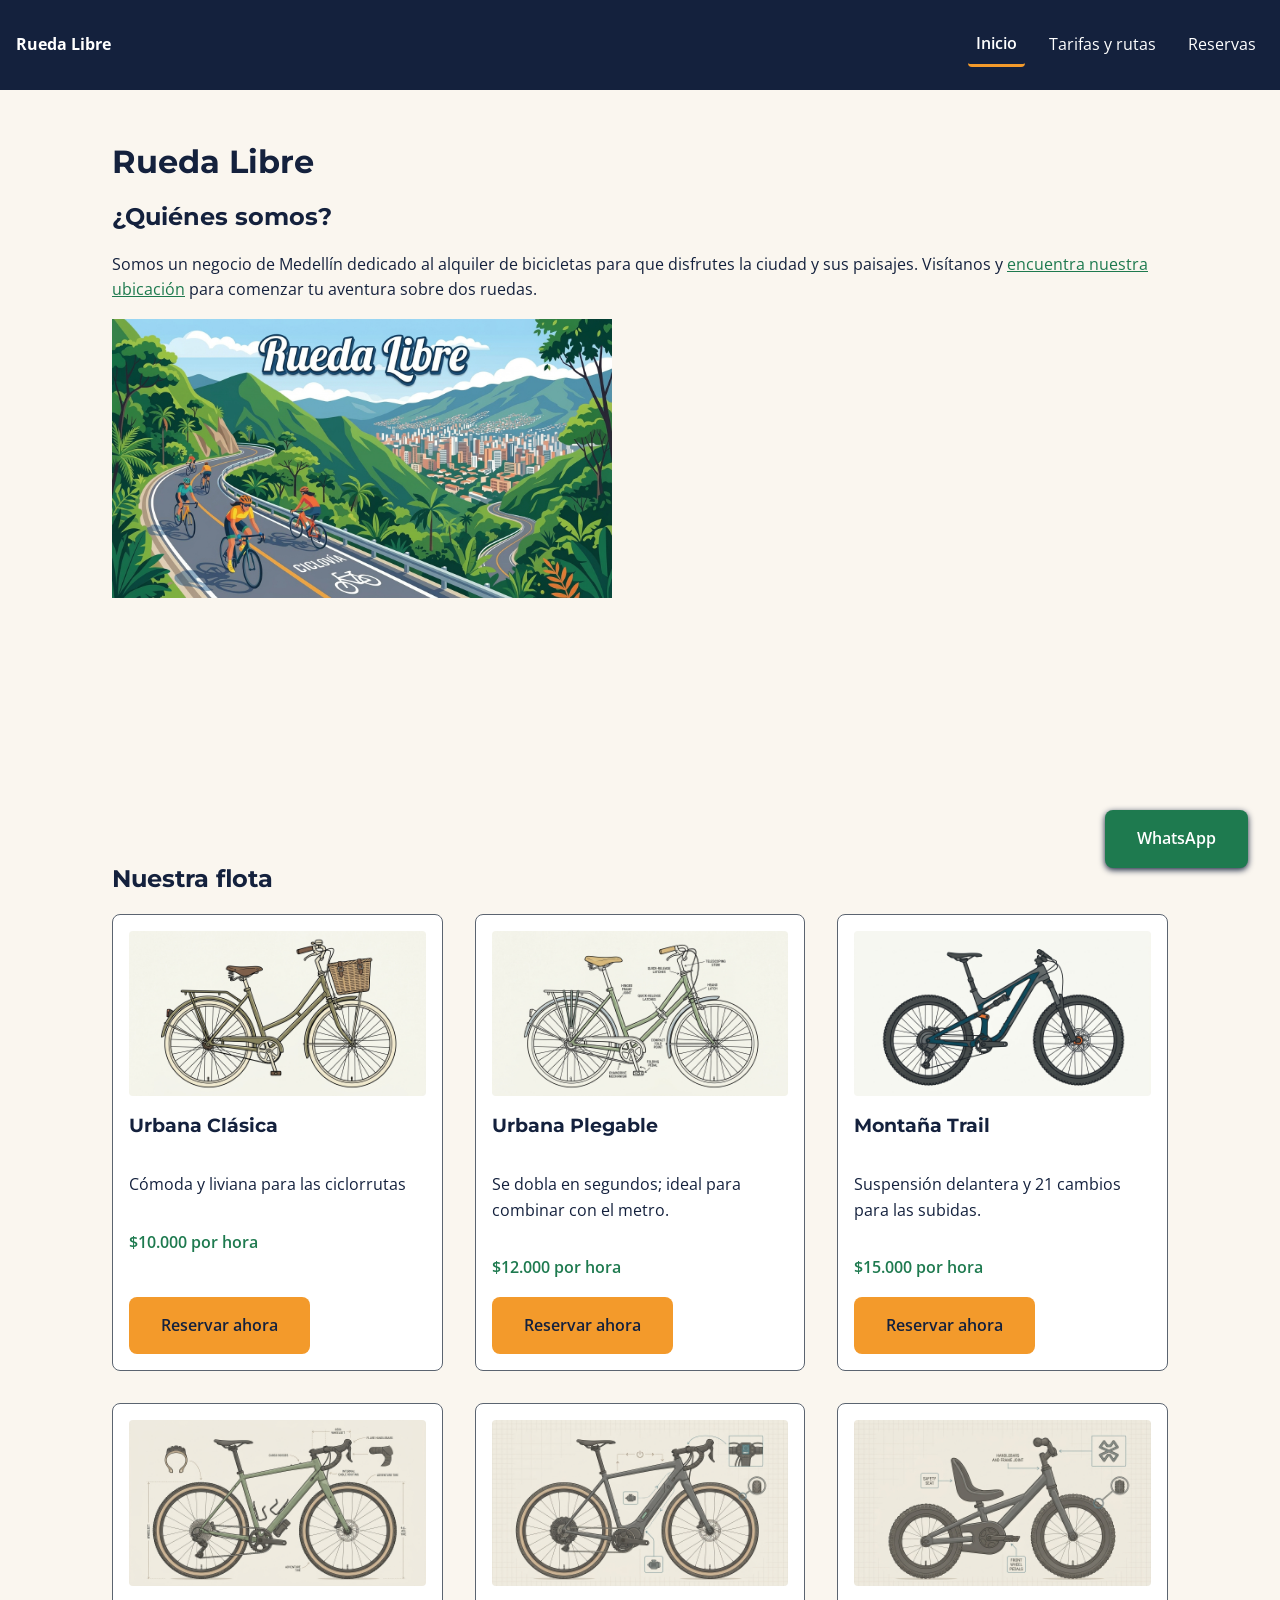
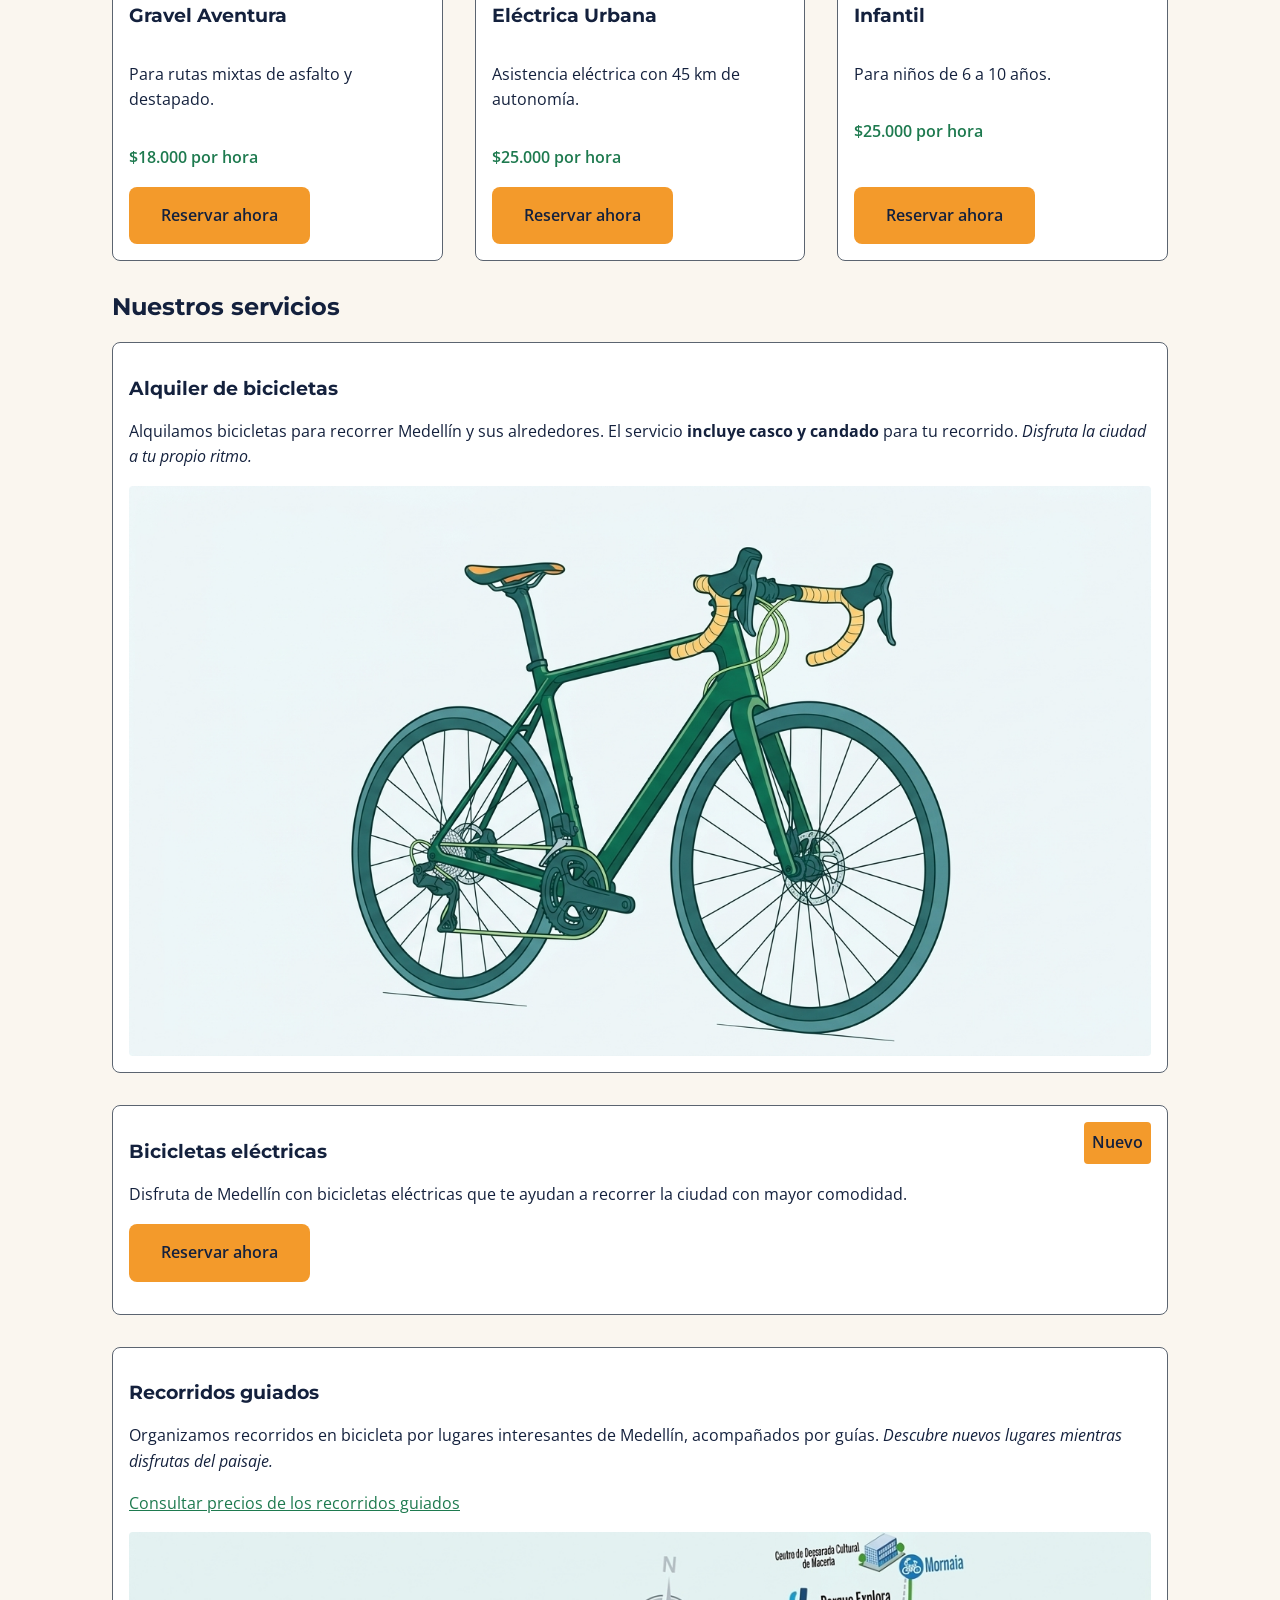
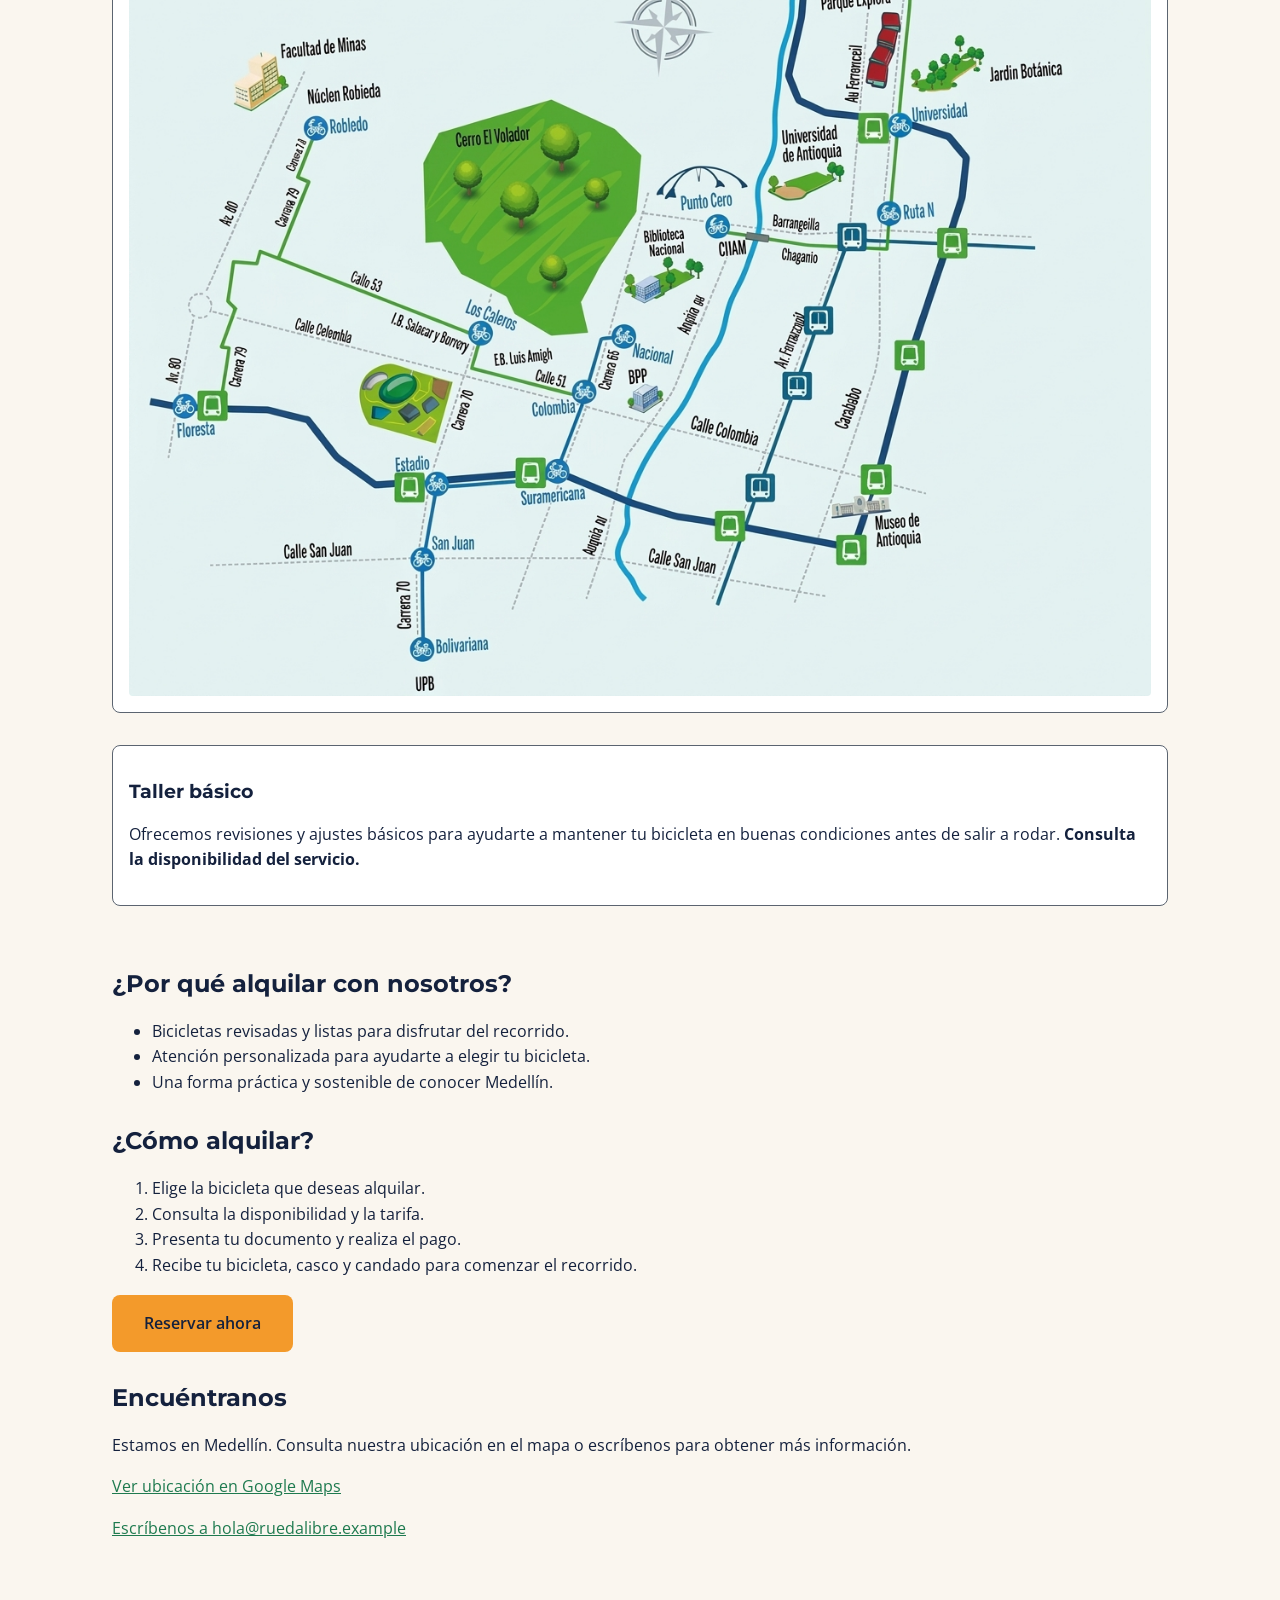
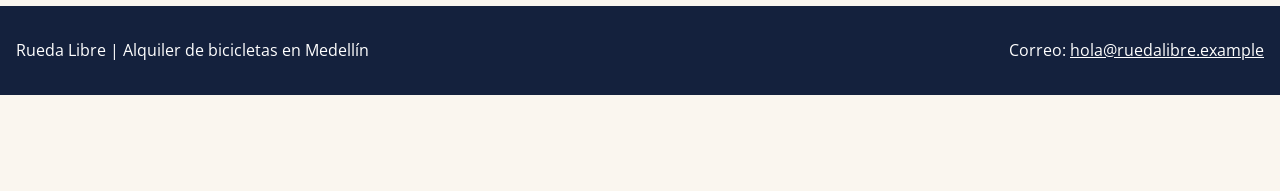
<file: index.html>
<!DOCTYPE html>
<html lang="es">
<head>
    <meta charset="UTF-8">
    <meta name="viewport" content="width=device-width, initial-scale=1.0">
    <meta name="description" content="Rueda Libre ofrece alquiler de bicicletas, recorridos guiados y taller básico en Medellín.">
    <title>Rueda Libre | Alquiler de bicicletas en Medellín</title>

    <link rel="preconnect" href="https://fonts.googleapis.com">
    <link rel="preconnect" href="https://fonts.gstatic.com" crossorigin>
    <link href="https://fonts.googleapis.com/css2?family=Montserrat:wght@700&family=Open+Sans:wght@400;600&display=swap" rel="stylesheet">
    <link rel="stylesheet" href="css/styles.css">
</head>
<body>

    <header>
        <p><strong>Rueda Libre</strong></p>
        <nav aria-label="Navegación principal">
            <ul id="menu">
                <li><a href="index.html" class="activo" aria-current="page">Inicio</a></li>
                <li><a href="paginas/tarifas.html">Tarifas y rutas</a></li>
                <li><a href="paginas/reservas.html">Reservas</a></li>
            </ul>
        </nav>
    </header>

    <main>
        <h1>Rueda Libre</h1>

        <section class="portada">
            <h2>¿Quiénes somos?</h2>
            <p>Somos un negocio de Medellín dedicado al alquiler de bicicletas para que disfrutes la ciudad y sus paisajes. Visítanos y <a href="#encuentran">encuentra nuestra ubicación</a> para comenzar tu aventura sobre dos ruedas.</p>

            <img src="img/portada.jpg"
                 alt="Paisaje de Medellín para presentar Rueda Libre"
                 width="500">
        </section>

        <section>
            <h2>Nuestra flota</h2>

            <div class="cuadricula-flota">

                <article class="tarjeta-bicicleta">
                    <img src="img/urbana-classica.jpg" alt="Bicicleta urbana clásica">
                    <h3>Urbana Clásica</h3>
                    <p>Cómoda y liviana para las ciclorrutas</p>
                    <p class="precio">$10.000 por hora</p>
                    <a class="btn-cta" href="paginas/reservas.html">Reservar ahora</a>
                </article>

                <article class="tarjeta-bicicleta">
                    <img src="img/urbana-plegable.jpg" alt="Bicicleta urbana plegable">
                    <h3>Urbana Plegable</h3>
                    <p>Se dobla en segundos; ideal para combinar con el metro.</p>
                    <p class="precio">$12.000 por hora</p>
                    <a class="btn-cta" href="paginas/reservas.html">Reservar ahora</a>
                </article>

                <article class="tarjeta-bicicleta">
                    <img src="img/montana-trail.jpg" alt="Bicicleta de montaña trail">
                    <h3>Montaña Trail</h3>
                    <p>Suspensión delantera y 21 cambios para las subidas.</p>
                    <p class="precio">$15.000 por hora</p>
                    <a class="btn-cta" href="paginas/reservas.html">Reservar ahora</a>
                </article>

                <article class="tarjeta-bicicleta">
                    <img src="img/gravel-aventura.jpg" alt="Bicicleta de gravel aventura">
                    <h3>Gravel Aventura</h3>
                    <p>Para rutas mixtas de asfalto y destapado.</p>
                    <p class="precio">$18.000 por hora</p>
                    <a class="btn-cta" href="paginas/reservas.html">Reservar ahora</a>
                </article>

                <article class="tarjeta-bicicleta">
                    <img src="img/electrica-urbana.jpg" alt="Bicicleta eléctrica urbana">
                    <h3>Eléctrica Urbana</h3>
                    <p>Asistencia eléctrica con 45 km de autonomía.</p>
                    <p class="precio">$25.000 por hora</p>
                    <a class="btn-cta" href="paginas/reservas.html">Reservar ahora</a>
                </article>

                <article class="tarjeta-bicicleta">
                    <img src="img/infantil.jpg" alt="Bicicleta infantil">
                    <h3>Infantil</h3>
                    <p>Para niños de 6 a 10 años.</p>
                    <p class="precio">$25.000 por hora</p>
                    <a class="btn-cta" href="paginas/reservas.html">Reservar ahora</a>
                </article>
            </div>
        </section>
        
        <section>
            <h2>Nuestros servicios</h2>

            <article class="tarjeta-servicio">
                <h3>Alquiler de bicicletas</h3>
                <p>Alquilamos bicicletas para recorrer Medellín y sus alrededores. El servicio <strong>incluye casco y candado</strong> para tu recorrido. <em>Disfruta la ciudad a tu propio ritmo.</em></p>

                <img src="img/bicicleta.jpg"
                     alt="Bicicleta disponible para alquilar"
                     width="400">
            </article>

            <article class="tarjeta-servicio">
                <span class="etiqueta-nuevo">Nuevo</span>

                <h3>Bicicletas eléctricas</h3>

                <p>Disfruta de Medellín con bicicletas eléctricas que te ayudan a recorrer la ciudad con mayor comodidad.</p>

                <p><a href="paginas/reservas.html" class="btn-cta">Reservar ahora</a></p>
            </article>

            <article class="tarjeta-servicio">
                <h3>Recorridos guiados</h3>
                <p>Organizamos recorridos en bicicleta por lugares interesantes de Medellín, acompañados por guías. <em>Descubre nuevos lugares mientras disfrutas del paisaje.</em></p>

                <p><a href="paginas/tarifas.html#recorridos">Consultar precios de los recorridos guiados</a></p>

                <img src="img/ruta.jpg"
                     alt="Ciclistas recorriendo una ruta rodeada de naturaleza"
                     width="400">
            </article>

            <article class="tarjeta-servicio">
                <h3>Taller básico</h3>
                <p>Ofrecemos revisiones y ajustes básicos para ayudarte a mantener tu bicicleta en buenas condiciones antes de salir a rodar. <strong>Consulta la disponibilidad del servicio.</strong></p>
            </article>
        </section>

        <section>
            <h2>¿Por qué alquilar con nosotros?</h2>
            <ul>
                <li>Bicicletas revisadas y listas para disfrutar del recorrido.</li>
                <li>Atención personalizada para ayudarte a elegir tu bicicleta.</li>
                <li>Una forma práctica y sostenible de conocer Medellín.</li>
            </ul>
        </section>

        <section>
            <h2>¿Cómo alquilar?</h2>
            <ol>
                <li>Elige la bicicleta que deseas alquilar.</li>
                <li>Consulta la disponibilidad y la tarifa.</li>
                <li>Presenta tu documento y realiza el pago.</li>
                <li>Recibe tu bicicleta, casco y candado para comenzar el recorrido.</li>
            </ol>
            <p><a href="paginas/reservas.html" class="btn-cta">Reservar ahora</a></p>
        </section>

        <section>
            <h2 id="encuentran">Encuéntranos</h2>
            <p>Estamos en Medellín. Consulta nuestra ubicación en el mapa o escríbenos para obtener más información.</p>

            <p>
                <a href="https://www.google.com/maps/search/?api=1&amp;query=Medellin%2C+Colombia"
                   target="_blank"
                   rel="noopener noreferrer">Ver ubicación en Google Maps</a>
            </p>

            <p><a href="mailto:hola@ruedalibre.example">Escríbenos a hola@ruedalibre.example</a></p>
        </section>
    </main>

    <footer>
        <p>Rueda Libre | Alquiler de bicicletas en Medellín</p>
        <p>Correo: <a href="mailto:hola@ruedalibre.example">hola@ruedalibre.example</a></p>
    </footer>

    <a
    class="whatsapp-fijo"
    href="https://wa.me/573000000000"
    target="_blank"
    rel="noopener noreferrer"
    aria-label="Contactar por WhatsApp, se abre en otra pestaña">
    WhatsApp
    </a>
    
</body>
</html>
</file>
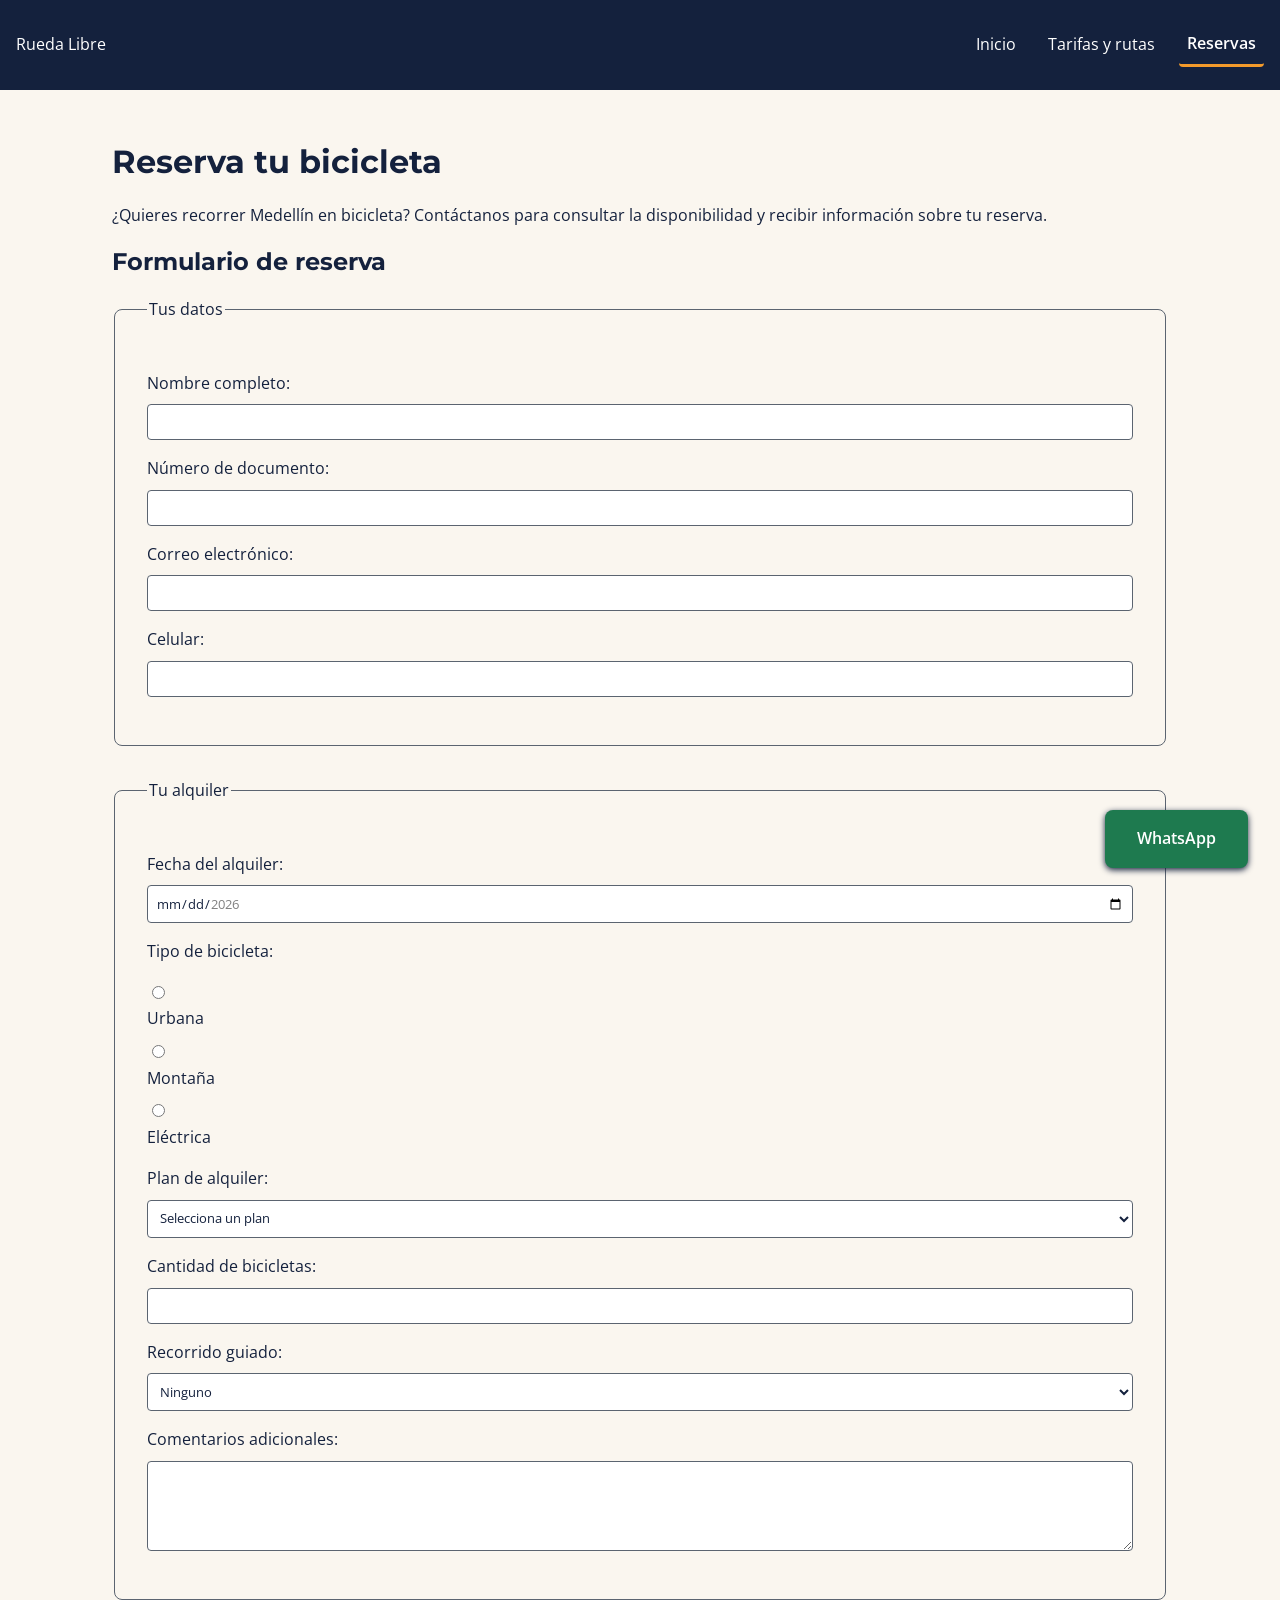
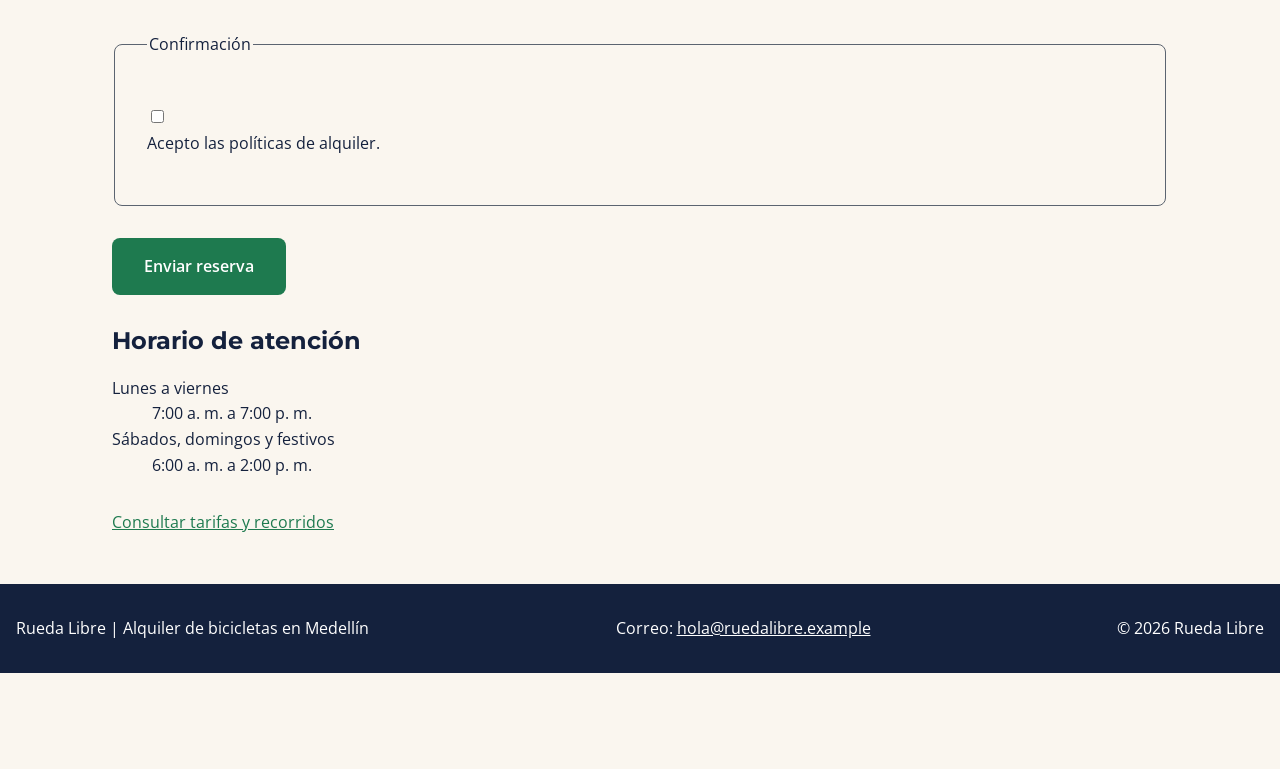
<file: paginas/reservas.html>
<!DOCTYPE html>
<html lang="es">
<head>
    <meta charset="UTF-8">
    <meta name="viewport" content="width=device-width, initial-scale=1.0">
    <meta name="description" content="Consulta cómo reservar tu bicicleta con Rueda Libre en Medellín y conoce nuestros horarios de atención.">
    <title>Reservas | Rueda Libre</title>

    
    <link rel="preconnect" href="https://fonts.googleapis.com">
    <link rel="preconnect" href="https://fonts.gstatic.com" crossorigin>
    <link href="https://fonts.googleapis.com/css2?family=Montserrat:wght@700&family=Open+Sans:wght@400;600&display=swap" rel="stylesheet">
    <link rel="stylesheet" href="../css/styles.css">
</head>

<body>

    <header>
        <p>Rueda Libre</p>

        <nav aria-label="Navegación principal">
            <ul id="menu">
                <li><a href="../index.html">Inicio</a></li>
                <li><a href="tarifas.html" >Tarifas y rutas</a></li>
                <li><a href="reservas.html" class="activo" aria-current="page">Reservas</a></li>
            </ul>
        </nav>
    </header>

    <main>
        <h1>Reserva tu bicicleta</h1>

        <p>¿Quieres recorrer Medellín en bicicleta? Contáctanos para consultar la disponibilidad y recibir información sobre tu reserva.</p>

        <section>
            <h2>Formulario de reserva</h2>

        <form action="reservas.html" method="post">

            <fieldset>
                <legend>Tus datos</legend>

                <p>
                    <label for="nombre">Nombre completo:</label>
                    <input type="text" id="nombre" name="nombre"
                        minlength="3" required>
                </p>

                <p>
                    <label for="documento">Número de documento:</label>
                    <input type="text" id="documento" name="documento"
                        pattern="[0-9]{6,10}"
                        title="Ingresa entre 6 y 10 números, sin puntos ni espacios."
                        required>
                </p>

                <p>
                    <label for="correo">Correo electrónico:</label>
                    <input type="email" id="correo" name="correo"
                        required>
                </p>

                <p>
                    <label for="celular">Celular:</label>
                    <input type="tel" id="celular" name="celular"
                        pattern="3[0-9]{9}"
                        title="Ingresa 10 dígitos y comienza por 3. Ejemplo: 3001234567."
                        required>
                </p>
            </fieldset>

            <fieldset>
                <legend>Tu alquiler</legend>

                <p>
                    <label for="fecha">Fecha del alquiler:</label>
                    <input type="date" id="fecha" name="fecha"
                        min="2026-11-01"
                        max="2026-12-31"
                        required>
                </p>

                <p>Tipo de bicicleta:</p>

                <input type="radio" id="urbana" name="bicicleta"
                    value="urbana" required>
                <label for="urbana">Urbana</label>

                <input type="radio" id="montana" name="bicicleta"
                    value="montana">
                <label for="montana">Montaña</label>

                <input type="radio" id="electrica" name="bicicleta"
                    value="electrica">
                <label for="electrica">Eléctrica</label>

                <p>
                    <label for="plan">Plan de alquiler:</label>
                    <select id="plan" name="plan" required>
                        <option value="">Selecciona un plan</option>
                        <option value="1_hora">1 hora</option>
                        <option value="medio_dia">Medio día (4 horas)</option>
                        <option value="dia_completo">Día completo</option>
                    </select>
                </p>

                <p>
                    <label for="cantidad">Cantidad de bicicletas:</label>
                    <input type="number" id="cantidad" name="cantidad"
                        min="1" max="6" step="1" required>
                </p>

                <p>
                    <label for="recorrido">Recorrido guiado:</label>
                    <select id="recorrido" name="recorrido" required>
                        <option value="ninguno">Ninguno</option>
                        <option value="rio_parques">Río y Parques</option>
                        <option value="sabores_barrio">Sabores de Barrio</option>
                        <option value="reto_palmas">Reto Las Palmas</option>
                    </select>
                </p>

                <p>
                    <label for="comentarios">Comentarios adicionales:</label>
                    <textarea id="comentarios" name="comentarios"
                            rows="4" cols="40"
                            maxlength="300"></textarea>
                </p>
            </fieldset>

            <fieldset>
                <legend>Confirmación</legend>

                <p>
                    <input type="checkbox" id="politicas"
                        name="politicas" value="aceptadas" required>
                    <label for="politicas">
                        Acepto las políticas de alquiler.
                    </label>
                </p>
            </fieldset>

            <button type="submit">Enviar reserva</button>

</form>

        </section>

        <section>
            <h2>Horario de atención</h2>

            <dl>
                <dt>Lunes a viernes</dt>
                <dd>7:00 a. m. a 7:00 p. m.</dd>

                <dt>Sábados, domingos y festivos</dt>
                <dd>6:00 a. m. a 2:00 p. m.</dd>
            </dl>
        </section>

        <p><a href="tarifas.html">Consultar tarifas y recorridos</a></p>
    </main>

    <footer>
        <p>Rueda Libre | Alquiler de bicicletas en Medellín</p>
        <p>Correo: <a href="mailto:hola@ruedalibre.example">hola@ruedalibre.example</a></p>
        <p>© 2026 Rueda Libre</p>
    </footer>

    <a
    class="whatsapp-fijo"
    href="https://wa.me/573000000000"
    target="_blank"
    rel="noopener noreferrer"
    aria-label="Contactar por WhatsApp, se abre en otra pestaña">
    WhatsApp
    </a>
    
</body>
</html>
</file>
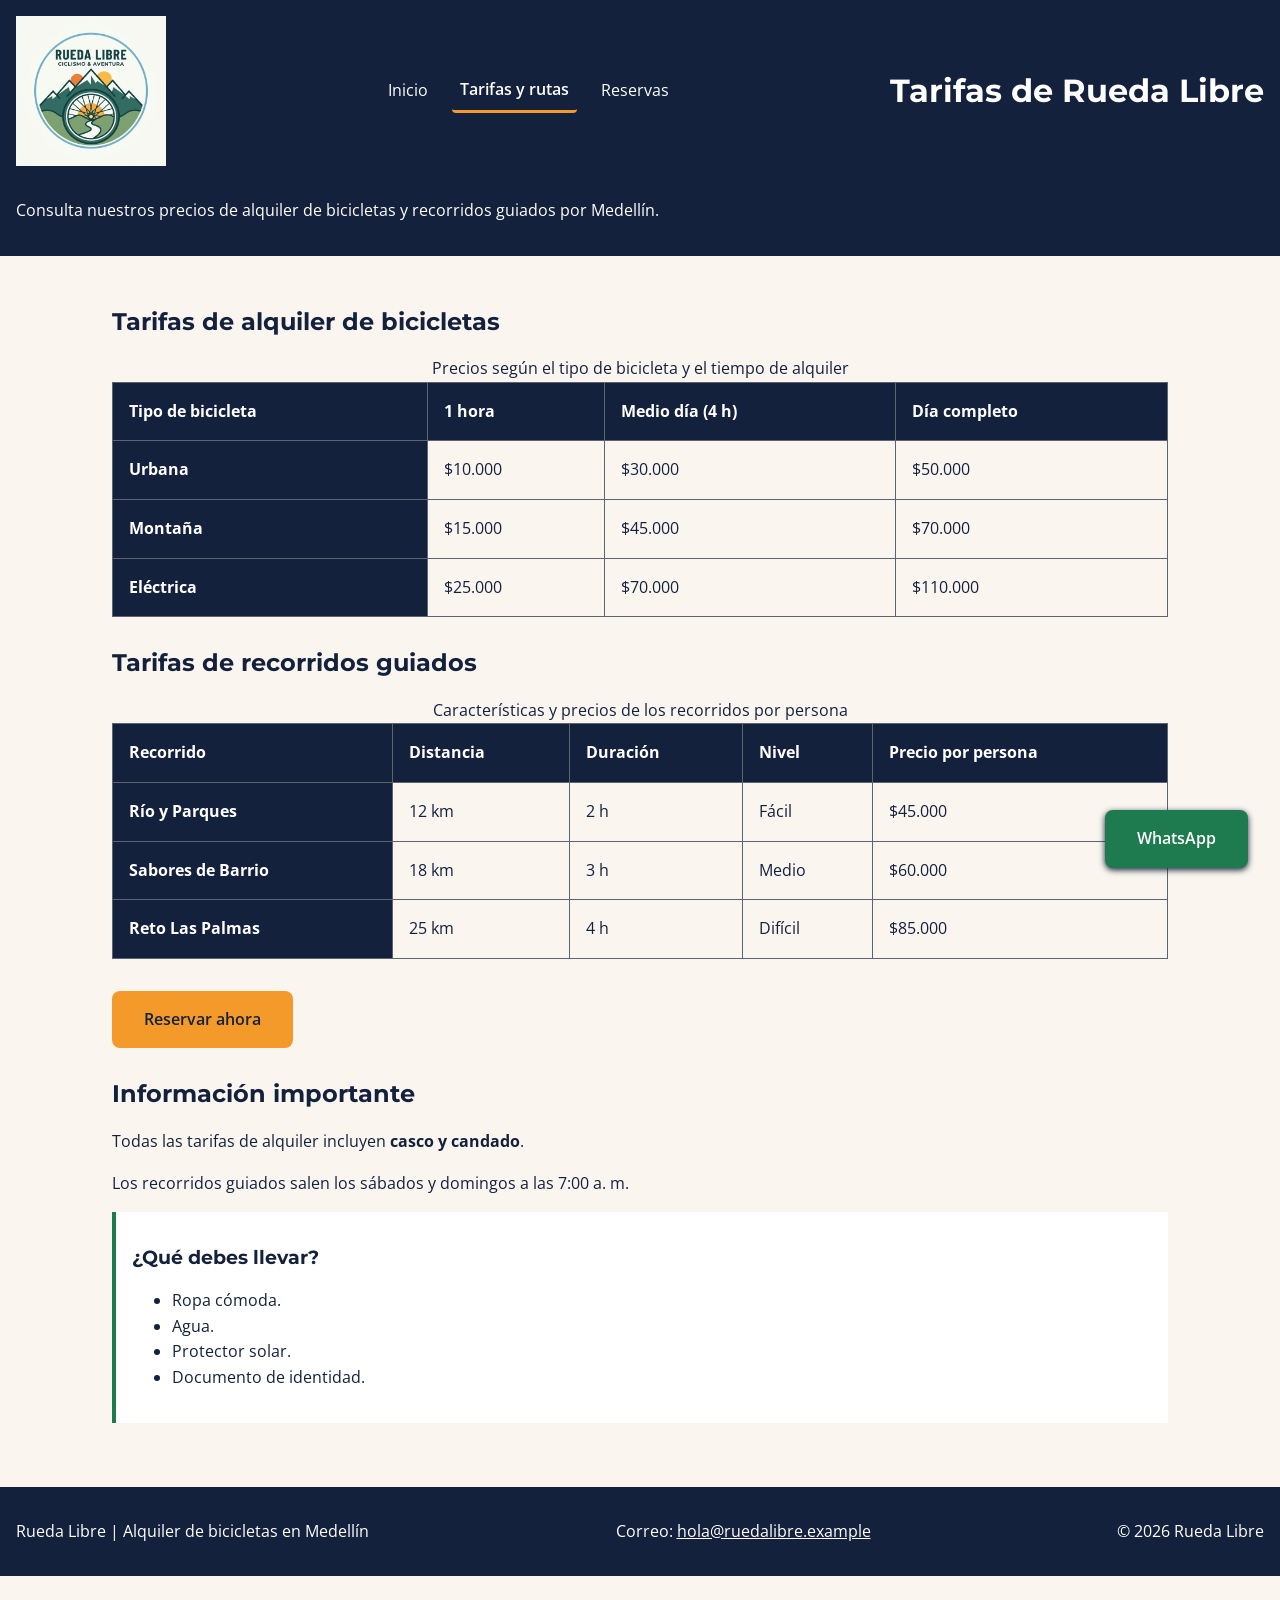
<file: paginas/tarifas.html>
<!DOCTYPE html>
<html lang="es">
<head>
    <meta charset="UTF-8">
    <meta name="viewport" content="width=device-width, initial-scale=1.0">
    <meta name="description" content="Consulta las tarifas de alquiler de bicicletas y recorridos guiados de Rueda Libre en Medellín.">
    <title>Tarifas y rutas | Rueda Libre</title>

    
    <link rel="preconnect" href="https://fonts.googleapis.com">
    <link rel="preconnect" href="https://fonts.gstatic.com" crossorigin>
    <link href="https://fonts.googleapis.com/css2?family=Montserrat:wght@700&family=Open+Sans:wght@400;600&display=swap" rel="stylesheet">
    <link rel="stylesheet" href="../css/styles.css">
</head>

<body>

    <header>
        <img src="../img/logo.jpg"
             alt="Logo de Rueda Libre"
             width="150">

        <nav aria-label="Navegación principal">
            <ul id="menu">
                <li><a href="../index.html">Inicio</a></li>
                <li><a href="tarifas.html" class="activo" aria-current="page">Tarifas y rutas</a></li>
                <li><a href="reservas.html">Reservas</a></li>
            </ul>
        </nav>

        <h1>Tarifas de Rueda Libre</h1>

        <p>Consulta nuestros precios de alquiler de bicicletas y recorridos guiados por Medellín.</p>
    </header>

    <main>

        <section>
            <h2>Tarifas de alquiler de bicicletas</h2>

            <table>
                <caption>Precios según el tipo de bicicleta y el tiempo de alquiler</caption>

                <thead>
                    <tr>
                        <th scope="col">Tipo de bicicleta</th>
                        <th scope="col">1 hora</th>
                        <th scope="col">Medio día (4 h)</th>
                        <th scope="col">Día completo</th>
                    </tr>
                </thead>

                <tbody>
                    <tr>
                        <th scope="row">Urbana</th>
                        <td>$10.000</td>
                        <td>$30.000</td>
                        <td>$50.000</td>
                    </tr>

                    <tr>
                        <th scope="row">Montaña</th>
                        <td>$15.000</td>
                        <td>$45.000</td>
                        <td>$70.000</td>
                    </tr>

                    <tr>
                        <th scope="row">Eléctrica</th>
                        <td>$25.000</td>
                        <td>$70.000</td>
                        <td>$110.000</td>
                    </tr>
                </tbody>
            </table>
        </section>

        <section id="recorridos">
            <h2>Tarifas de recorridos guiados</h2>

            <table>
                <caption>Características y precios de los recorridos por persona</caption>

                <thead>
                    <tr>
                        <th scope="col">Recorrido</th>
                        <th scope="col">Distancia</th>
                        <th scope="col">Duración</th>
                        <th scope="col">Nivel</th>
                        <th scope="col">Precio por persona</th>
                    </tr>
                </thead>

                <tbody>
                    <tr>
                        <th scope="row">Río y Parques</th>
                        <td>12 km</td>
                        <td>2 h</td>
                        <td>Fácil</td>
                        <td>$45.000</td>
                    </tr>

                    <tr>
                        <th scope="row">Sabores de Barrio</th>
                        <td>18 km</td>
                        <td>3 h</td>
                        <td>Medio</td>
                        <td>$60.000</td>
                    </tr>

                    <tr>
                        <th scope="row">Reto Las Palmas</th>
                        <td>25 km</td>
                        <td>4 h</td>
                        <td>Difícil</td>
                        <td>$85.000</td>
                    </tr>
                </tbody>
            </table>

            <p><a href="reservas.html" class="btn-cta">Reservar ahora</a></p>
        </section>

        <section>
            <h2>Información importante</h2>

            <p>Todas las tarifas de alquiler incluyen <strong>casco y candado</strong>.</p>

            <p>Los recorridos guiados salen los sábados y domingos a las 7:00 a. m.</p>

            <aside>
                <h3>¿Qué debes llevar?</h3>

                <ul>
                    <li>Ropa cómoda.</li>
                    <li>Agua.</li>
                    <li>Protector solar.</li>
                    <li>Documento de identidad.</li>
                </ul>
            </aside>
        </section>

    </main>

    <footer>
        <p>Rueda Libre | Alquiler de bicicletas en Medellín</p>
        <p>Correo: <a href="mailto:hola@ruedalibre.example">hola@ruedalibre.example</a></p>
        <p>&copy; 2026 Rueda Libre</p>
    </footer>

    <a
    class="whatsapp-fijo"
    href="https://wa.me/573000000000"
    target="_blank"
    rel="noopener noreferrer"
    aria-label="Contactar por WhatsApp, se abre en otra pestaña">
    WhatsApp
    </a>
    
</body>
</html>
</file>
<file: css/styles.css>
:root {
  --color-verde-ruta: #1E7A4F;
  --color-naranja-pedal: #F39A2B;
  --color-azul-noche: #14213D;
  --color-crema: #FAF6EF;
  --color-gris-asfalto: #5B6470;
  --color-blanco: #FFFFFF;

  --fuente-titulos: "Montserrat", Arial, sans-serif;
  --fuente-texto: "Open Sans", Arial, sans-serif;

  --espaciado-pequeno: 0.5rem;
  --espaciado-mediano: 1rem;
  --espaciado-grande: 2rem;
}

* {
  box-sizing: border-box;
}

body {
  margin: 0;
  font-family: var(--fuente-texto);
  font-weight: 400;
  color: var(--color-azul-noche);
  background-color: var(--color-crema);
  line-height: 1.6;
}

h1, h2, h3, h4, h5, h6{
  font-family: var(--fuente-titulos);
  font-weight: 700;
  line-height: 1.2;
}

p, li, label {
  line-height: 1.6;
}

header, footer {
  background-color: var(--color-azul-noche);
  color: var(--color-blanco);
  padding: var(--espaciado-mediano);
}

nav ul {
  display: flex;
  flex-direction: row;
  align-items: center;
}

header {
  display: flex;
  flex-direction: row;
  justify-content: space-between;
  align-items: center;
  flex-wrap: wrap;
  gap: var(--espaciado-mediano);
}

header h1, footer h1, footer h2, footer h3 {
  color: var(--color-blanco);
}

header a, footer a {
  color: var(--color-blanco);
}

#menu {
  display: flex;
  flex-direction: row;
  justify-content: flex-start;
  align-items: center;
  flex-wrap: wrap;
  gap: var(--espaciado-mediano);
  list-style: none;
  padding: 0;
  margin: 0;
}

#menu li {
  display: block;
}

#menu a {
  display: inline-block;
  color: var(--color-blanco);
  text-decoration: none;
  padding: var(--espaciado-pequeno);
  border-radius: 0.25rem;
}

#menu a.activo {
  font-weight: 600;
  border-bottom: 3px solid var(--color-naranja-pedal);
}

#menu a:hover {
  color: var(--color-azul-noche);
  background-color: var(--color-naranja-pedal);
  text-decoration: underline;
}

#menu a:focus-visible {
  outline: 3px solid var(--color-naranja-pedal);
  outline-offset: 3px;
}

a {
  color: var(--color-verde-ruta);
  text-decoration: underline;
}

a:hover {
  color: var(--color-azul-noche);
}

a:focus-visible {
  outline: 3px solid var(--color-verde-ruta);
  outline-offset: 3px;
}

.btn-cta {
  display: inline-block;
  background-color: var(--color-naranja-pedal);
  color: var(--color-azul-noche);
  font-family: var(--fuente-texto);
  font-weight: 600;
  text-decoration: none;
  padding: var(--espaciado-mediano) var(--espaciado-grande);
  border-radius: 0.5rem;
}

.btn-cta:hover {
  background-color: var(--color-verde-ruta);
  color: var(--color-blanco);
  text-decoration: underline;
}

.btn-cta:focus-visible {
  outline: 3px solid var(--color-verde-ruta);
  outline-offset: 3px;
}

main {
  width: 90%;
  max-width: 70rem;
  margin: 0 auto;
  padding: var(--espaciado-grande);
}

section {
  margin-bottom: var(--espaciado-grande);
}

.portada {
  min-height: 70vh;
}

.tarjeta-servicio {
  display: inline-block;
  width: 100%;
  margin-bottom: var(--espaciado-grande);
  padding: var(--espaciado-mediano);
  border: 1px solid var(--color-gris-asfalto);
  border-radius: 0.5rem;
  background-color: var(--color-blanco);
}

.tarjeta-servicio img {
  display: block;
  width: 100%;
  height: auto;
  border-radius: 0.25rem;
}

table {
  width: 100%;
  border-collapse: collapse;
  margin-bottom: var(--espaciado-grande);
}

th,
td {
  padding: var(--espaciado-mediano);
  border: 1px solid var(--color-gris-asfalto);
  text-align: left;
}

th {
  background-color: var(--color-azul-noche);
  color: var(--color-blanco);
}

form fieldset {
  margin-bottom: var(--espaciado-grande);
  padding: var(--espaciado-grande);
  border: 1px solid var(--color-gris-asfalto);
  border-radius: 0.5rem;
}

form label {
  display: block;
  margin-bottom: var(--espaciado-pequeno);
}

form input:not([type="radio"]):not([type="checkbox"]),
form select,
form textarea {
  display: block;
  width: 100%;
  max-width: 100%;
  margin-bottom: var(--espaciado-mediano);
  padding: var(--espaciado-pequeno);
  font-family: var(--fuente-texto);
  color: var(--color-azul-noche);
  background-color: var(--color-blanco);
  border: 1px solid var(--color-gris-asfalto);
  border-radius: 0.25rem;
}

form input:focus-visible,
form select:focus-visible,
form textarea:focus-visible {
  outline: 3px solid var(--color-verde-ruta);
  outline-offset: 2px;
  border-color: var(--color-verde-ruta);
}

form button,
form input[type="submit"] {
  font: inherit;
  font-weight: 600;
  background-color: var(--color-verde-ruta);
  color: var(--color-blanco);
  border: 0;
  border-radius: 0.5rem;
  padding: var(--espaciado-mediano) var(--espaciado-grande);
  cursor: pointer;
}

form button:hover,
form input[type="submit"]:hover {
  background-color: var(--color-azul-noche);
  color: var(--color-blanco);
}

form button:focus-visible,
form input[type="submit"]:focus-visible {
  outline: 3px solid var(--color-verde-ruta);
  outline-offset: 3px;
}

aside {
  background-color: var(--color-blanco);
  color: var(--color-azul-noche);
  border-left: 4px solid var(--color-verde-ruta);
  padding: var(--espaciado-mediano);
}

.tarjeta-servicio {
  position: relative;
}

.etiqueta-nuevo {
  position: absolute;
  top: var(--espaciado-mediano);
  right: var(--espaciado-mediano);
  background-color: var(--color-naranja-pedal);
  color: var(--color-azul-noche);
  padding: var(--espaciado-pequeno);
  border-radius: 0.25rem;
  font-weight: 600;
  z-index: 1;
}

.whatsapp-fijo {
  position: fixed;
  right: var(--espaciado-grande);
  bottom: var(--espaciado-grande);
  z-index: 1000;
  display: inline-block;
  padding: var(--espaciado-mediano) var(--espaciado-grande);
  background-color: var(--color-verde-ruta);
  color: var(--color-blanco);
  border-radius: 0.5rem;
  font-weight: 600;
  text-decoration: none;
  box-shadow: 0 2px 6px #14213D;
}

.whatsapp-fijo:hover {
  background-color: var(--color-azul-noche);
  color: var(--color-blanco);
  text-decoration: underline;
}

.whatsapp-fijo:focus-visible {
  outline: 3px solid var(--color-naranja-pedal);
  outline-offset: 3px;
}

body {
  padding-bottom: 6rem;
}

footer {
  display: flex;
  flex-direction: row;
  justify-content: space-between;
  align-items: flex-start;
  flex-wrap: wrap;
  gap: var(--espaciado-mediano);
}

footer > div {
  flex: 1;
  min-width: 180px;
}

.cuadricula-flota {
  display: grid;
  grid-template-columns: repeat(auto-fit, minmax(250px, 1fr));
  gap: var(--espaciado-grande);
}

.tarjeta-bicicleta {
  display: flex;
  flex-direction: column;
  justify-content: flex-start;
  padding: var(--espaciado-mediano);
  border: 1px solid var(--color-gris-asfalto);
  border-radius: 0.5rem;
  background-color: var(--color-blanco);
}

.tarjeta-bicicleta img {
  display: block;
  width: 100%;
  height: auto;
  border-radius: 0.25rem;
  object-fit: contain;
  object-position: center;
}

.tarjeta-bicicleta .precio {
  font-weight: 600;
  color: var(--color-verde-ruta);
}

.tarjeta-bicicleta .btn-cta {
  margin-top: auto;
  align-self: flex-start;
}
</file>
